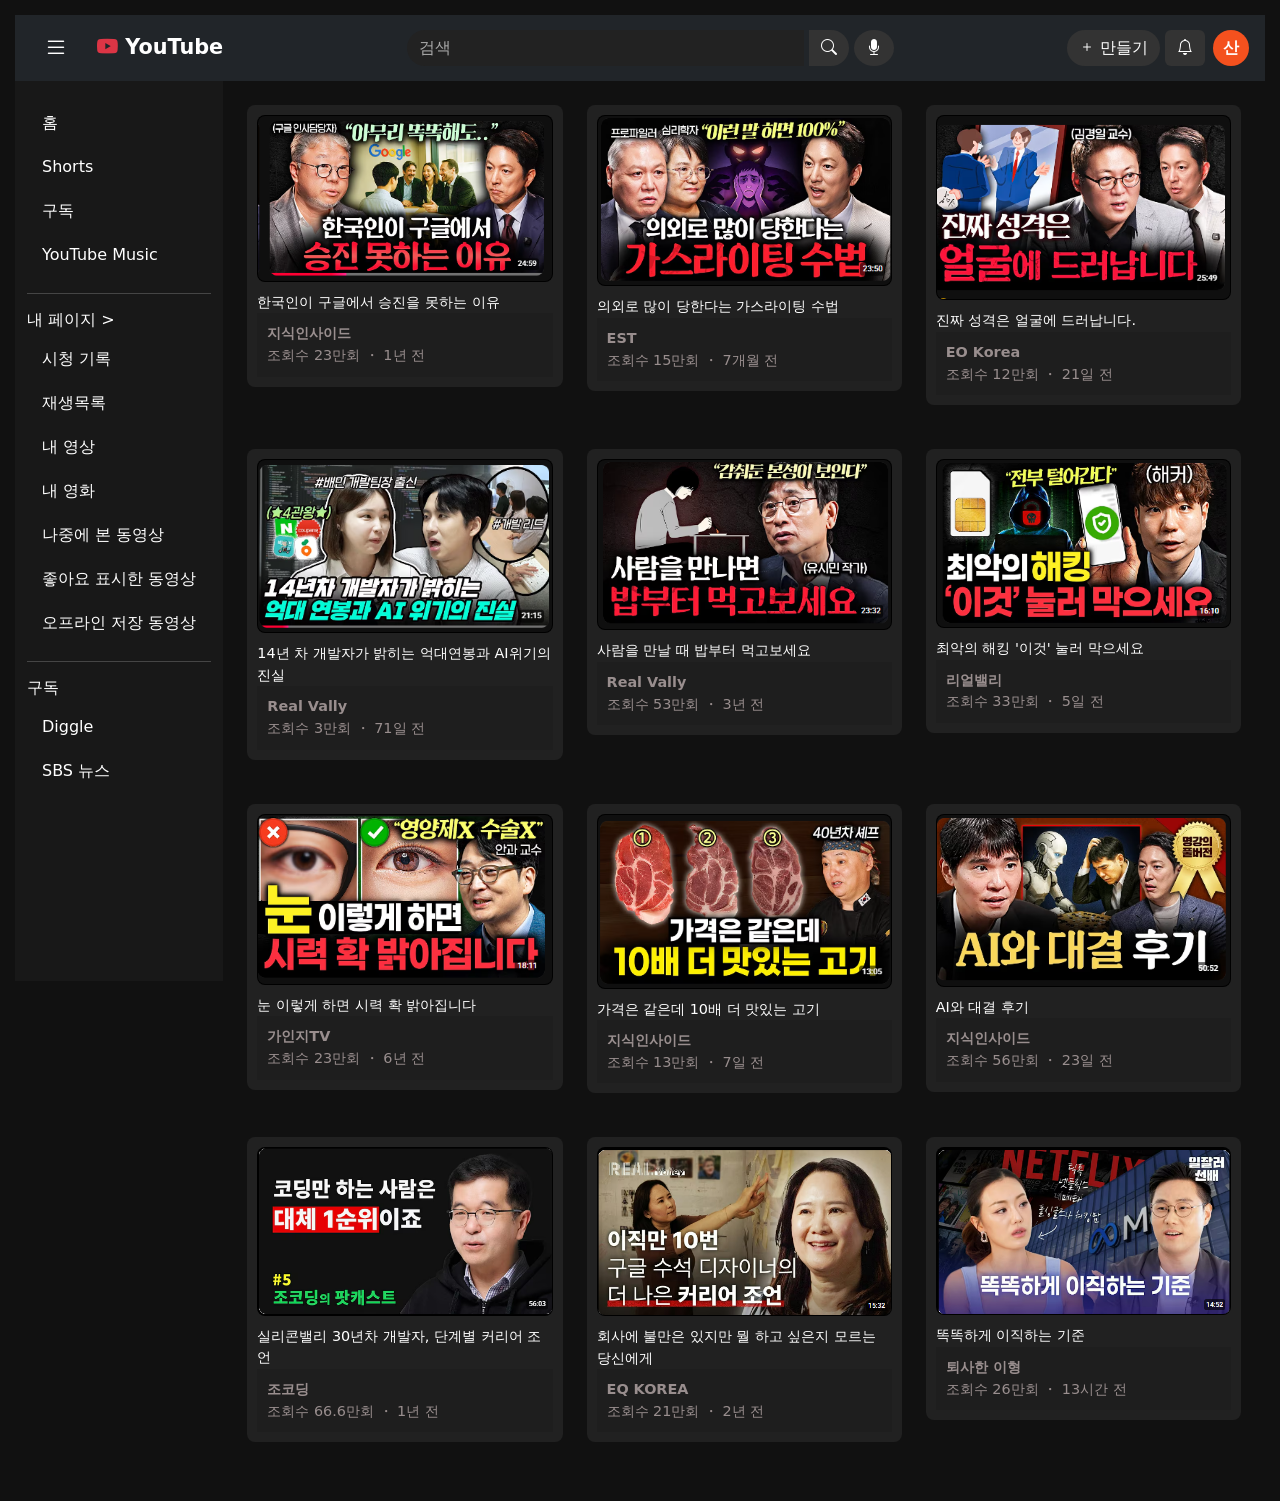
<file: Subscribe(250725).html>
<!DOCTYPE html>
<html lang="ko">
<head>
  <meta charset="UTF-8">
  <meta name="viewport" content="width=device-width, initial-scale=1">
  <title>YouTube Clone</title>
  <link href="https://cdn.jsdelivr.net/npm/bootstrap@5.3.0/dist/css/bootstrap.min.css" rel="stylesheet">
  <link href="https://cdn.jsdelivr.net/npm/bootstrap-icons@1.11.3/font/bootstrap-icons.css" rel="stylesheet">
  <!-- Material Icons 불러오기 -->
  <link href="https://fonts.googleapis.com/icon?family=Material+Icons" rel="stylesheet">
  <link rel="stylesheet" href="css/style.css">
</head>
<body>
<!-- Navbar -->
<nav class="navbar navbar-dark bg-dark px-3">
  <button class="btn text-white" type="button">
    <i class="bi bi-list" style="font-size: 1.5rem;"></i>
  </button>
  <a class="navbar-brand" href="#" onclick="location.reload(); return false;">
    <span class="logo-text ms-3"><i class="bi bi-youtube text-danger"></i> YouTube</span>
  </a>
  <form class="d-flex mx-auto" style="width: 40%;">
    <input class="form-control search-bar rounded-start-pill" type="search" placeholder="검색" aria-label="Search">
    <button class="btn btn-icon rounded-end-pill"><i class="bi bi-search"></i></button>
    <button class="btn btn-icon rounded-circle"><i class="bi bi-mic-fill"></i></button>
  </form>
  <div class="d-flex align-items-center">
    <button class="btn btn-icon rounded-pill"><i class="bi bi-plus"></i> 만들기</button>
    <button class="btn btn-icon"><i class="bi bi-bell"></i></button>
    <div class="profile-circle ms-2">산</div>
  </div>
</nav>
<div class="container-fluid">
  <div class="row">
    <!-- Sidebar -->
    <div class="col-md-2 sidebar">
      <a href="youtube_list.html">홈</a>
      <a href="#">Shorts</a>
      <a href="Subscribe.html">구독</a>
      <a href="#">YouTube Music</a>
      <hr>
      <h6>내 페이지 ></h6>
      <a href="#">시청 기록</a>
      <a href="#">재생목록</a>
      <a href="#">내 영상</a>
      <a href="#">내 영화</a>
      <a href="#">나중에 본 동영상</a>
      <a href="#">좋아요 표시한 동영상</a>
      <a href="#">오프라인 저장 동영상</a>
      <hr>
      <h6>구독</h6>
      <a href="#">Diggle</a>
      <a href="#">SBS 뉴스</a>
    </div>
    <!-- Main Content -->
    <div class="col-md-10 p-4">
      <div class="row row-cols-1 row-cols-md-3 g-4">
        <!-- Video 1 -->
        <div class="col">
          <div class="video-thumbnail">
            <a href="https://youtu.be/bn9nhe7w9xc?si=T8s_Er_8-6cB7BgP" title="한국인이 구글에서 승진을 못하는 이유">
              <img src="img/sub_img.png" class="bg-img" alt="Video Thumbnail">
            </a>
            <div class="video-title">
              <a href="https://youtu.be/bn9nhe7w9xc?si=T8s_Er_8-6cB7BgP" title="한국인이 구글에서 승진을 못하는 이유">한국인이 구글에서 승진을 못하는
                이유</a>
            </div>
            <div class="bottom-bar">
              <strong>지식인사이드</strong> <br/> 조회수 23만회 ・ 1년 전<br>
            </div>
          </div>
        </div>
        <!-- Video 2 -->
        <div class="col">
          <div class="video-thumbnail">
            <a href="https://youtu.be/7olPX1lS7NQ?si=ngd6ooMQJgS9IJdD">
              <img src="img/sub_img2.png" class="bg-img" alt="Video Thumbnail">
            </a>
            <div class="video-title">
              <a href="https://youtu.be/7olPX1lS7NQ?si=ngd6ooMQJgS9IJdD" title="의외로 많이 당한다는 가스라이팅 수법">의외로 많이 당한다는 가스라이팅
                수법
              </a>
            </div>
            <div class="bottom-bar">
              <strong>EST</strong> <br/> 조회수 15만회 ・ 7개월 전<br>
            </div>
          </div>
        </div>
        <!-- Video 3 -->
        <div class="col">
          <div class="video-thumbnail">
            <a href="https://youtu.be/OjJf77CteT8?si=Pn2uNk7TtHz7H2hl">
              <img src="img/sub_img3.png" class="bg-img" alt="Video Thumbnail">
            </a>
            <div class="video-title">
              <a href="https://youtu.be/OjJf77CteT8?si=Pn2uNk7TtHz7H2hl" title="진짜 성격은 얼굴에 드러납니다.">진짜 성격은 얼굴에 드러납니다.
              </a>
            </div>
            <div class="bottom-bar">
              <strong>EO Korea</strong> <br/> 조회수 12만회 ・ 21일 전<br>
            </div>
          </div>
        </div>
        <!-- Video 4 -->
        <div class="col">
          <div class="video-thumbnail">
            <a href="https://youtu.be/T1Yggs0hS70?si=DzP2x3-JQkQKwiXT">
              <img src="img/sub_img4.png" class="bg-img" alt="Video Thumbnail">
            </a>
            <div class="video-title">
              <a href="https://youtu.be/T1Yggs0hS70?si=DzP2x3-JQkQKwiXT" title="14년 차 개발자가 밝히는 억대연봉과 AI 위기의 진실">14년 차
                개발자가 밝히는 억대연봉과 AI위기의 진실
              </a>
            </div>
            <div class="bottom-bar">
              <strong>Real Vally</strong> <br/> 조회수 3만회 ・ 71일 전<br>
            </div>
          </div>
        </div>
        <!-- Video 5 -->
        <div class="col">
          <div class="video-thumbnail">
            <a href="https://youtu.be/1appWVh4-zs?si=-JH8hFjtOOSwgNDh">
              <img src="img/sub_img5.png" class="bg-img" alt="Video Thumbnail">
            </a>
            <div class="video-title">
              <a href="https://youtu.be/1appWVh4-zs?si=-JH8hFjtOOSwgNDh" title="사람을 만날 때 밥부터 먹고보세요">사람을 만날 때 밥부터 먹고보세요
              </a>
            </div>
            <div class="bottom-bar">
              <strong>Real Vally</strong> <br/> 조회수 53만회 ・ 3년 전<br>
            </div>
          </div>
        </div>
        <!-- Video 6 -->
        <div class="col">
          <div class="video-thumbnail">
            <a href="https://youtu.be/Ux7p_L2U7dM?si=zilyT6jHRdqQdyYD">
              <img src="img/sub_img6.png" class="bg-img" alt="Video Thumbnail">
            </a>
            <div class="video-title">
              <a href="https://youtu.be/Ux7p_L2U7dM?si=zilyT6jHRdqQdyYD" title="리얼밸리 살아남으려면 바퀴벌레한테도 배워야 한다">최악의 해킹 '이것'
                눌러 막으세요
              </a>
            </div>
            <div class="bottom-bar">
              <strong>리얼밸리</strong> <br/> 조회수 33만회 ・ 5일 전<br>
            </div>
          </div>
        </div>
        <!-- Video 7 -->
        <div class="col">
          <div class="video-thumbnail">
            <a href="https://youtu.be/Ux7p_L2U7dM?si=zilyT6jHRdqQdyYD">
              <img src="img/sub_img7.png" class="bg-img" alt="Video Thumbnail">
            </a>
            <div class="video-title">
              <a href="https://youtu.be/Ux7p_L2U7dM?si=zilyT6jHRdqQdyYD" title="눈 이렇게 하면 시력 확 밝아집니다">눈 이렇게 하면 시력 확 밝아집니다
              </a>
            </div>
            <div class="bottom-bar">
              <strong>가인지TV</strong> <br/> 조회수 23만회 ・ 6년 전<br>
            </div>
          </div>
        </div>
        <!-- Video 8 -->
        <div class="col">
          <div class="video-thumbnail">
            <a href="https://youtu.be/wxtxSV0eQvk?si=WVKfaqBLf7n6uFhU">
              <img src="img/sub_img8.png" class="bg-img" alt="Video Thumbnail">
            </a>
            <div class="video-title">
              <a href="https://youtu.be/wxtxSV0eQvk?si=WVKfaqBLf7n6uFhU" title="가격은 같은데 10배 더 맛있는 고기">가격은 같은데 10배 더 맛있는
                고기
              </a>
            </div>
            <div class="bottom-bar">
              <strong>지식인사이드</strong> <br/> 조회수 13만회 ・ 7일 전<br>
            </div>
          </div>
        </div>
        <!-- Video 9 -->
        <div class="col">
          <div class="video-thumbnail">
            <a href="https://youtu.be/n03QDI-ByVg?si=iK4fZLhZWvwthXuF">
              <img src="img/sub_img9.png" class="bg-img" alt="Video Thumbnail">
            </a>
            <div class="video-title">
              <a href="https://youtu.be/n03QDI-ByVg?si=iK4fZLhZWvwthXuF" title="AI와 대결 후기">AI와 대결 후기
              </a>
            </div>
            <div class="bottom-bar">
              <strong>지식인사이드</strong> <br/> 조회수 56만회 ・ 23일 전<br>
            </div>
          </div>
        </div>
        <!-- Video 10 -->
        <div class="col">
          <div class="video-thumbnail">
            <a href="https://www.youtube.com/watch?v=6QT6SMPwFXk">
              <img src="img/sub_img10.png" class="bg-img" alt="Video Thumbnail">
            </a>
            <div class="video-title">
              <a href="https://www.youtube.com/watch?v=6QT6SMPwFXk"
                 title="실리콘밸리 30년차 개발자, 단계별 커리어 조언, AI 시대의 개발자 | 조코딩의 팟캐스트 #5">
                실리콘밸리 30년차 개발자, 단계별 커리어 조언
              </a>
            </div>
            <div class="bottom-bar">
              <strong>조코딩</strong> <br/> 조회수 66.6만회 ・ 1년 전<br>
            </div>
          </div>
        </div>
        <!-- Video 11 -->
        <div class="col">
          <div class="video-thumbnail">
            <img src="img/sub_img11.png" class="bg-img" alt="Video Thumbnail">
            <div class="video-title">
              <a href="https://www.youtube.com/watch?v=iT3X2vMvqHE"
                 title="회사에 불만은 있지만 뭘 하고 싶은지 모르는 당신에게 I 구글 UX 리드 김은주">회사에 불만은 있지만 뭘 하고 싶은지 모르는 당신에게
              </a>
            </div>
            <div class="bottom-bar">
              <strong>EQ KOREA</strong> <br/> 조회수 21만회 ・ 2년 전<br>
            </div>
          </div>
        </div>
        <!-- Video 12 -->
        <div class="col">
          <div class="video-thumbnail">
            <img src="img/sub_img12.png" class="bg-img" alt="Video Thumbnail">
            <div class="video-title">
              <a href="https://www.youtube.com/watch?v=HcTG64Nxj5A" title="똑똑하게 이직하는 기준">똑똑하게 이직하는 기준
              </a>
            </div>
            <div class="bottom-bar">
              <strong>퇴사한 이형</strong> <br/> 조회수 26만회 ・ 13시간 전<br>
            </div>
          </div>
        </div>
      </div>
    </div>
  </div>
</div>
</body>
</html>
</file>
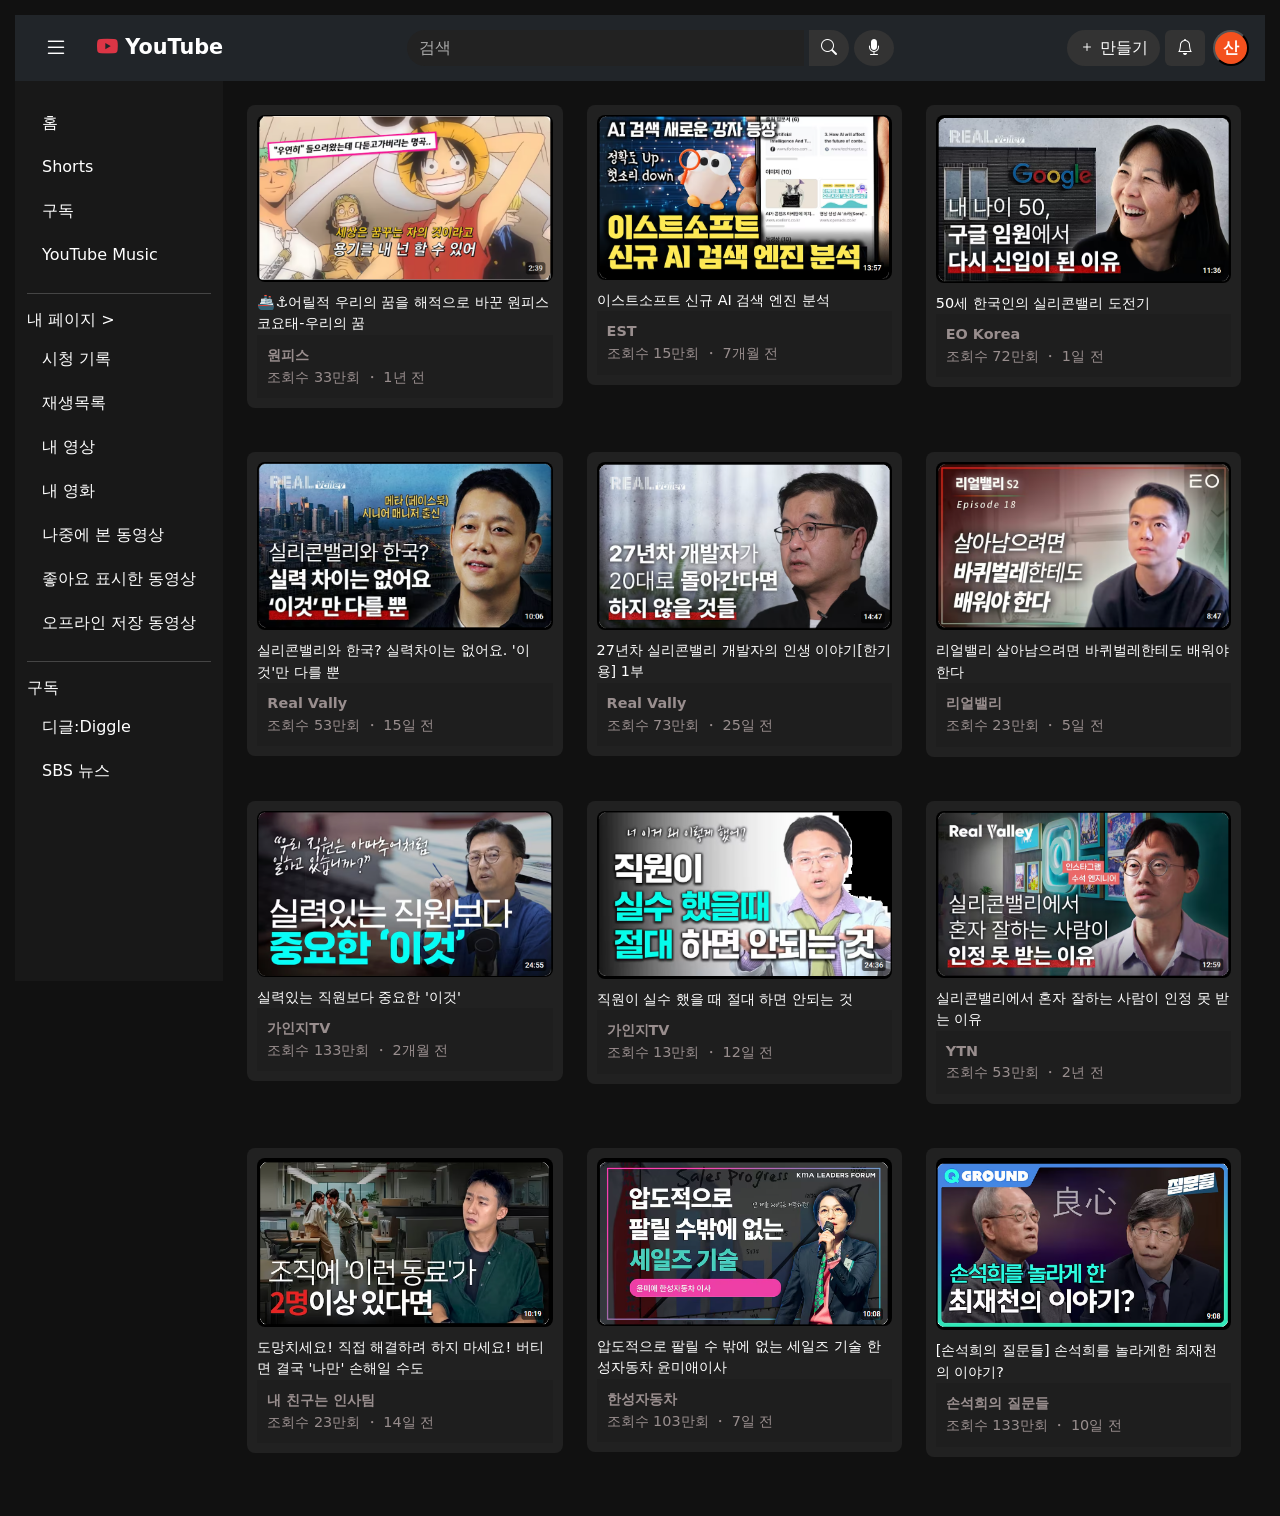
<file: youtube_list(250725).html>
<!DOCTYPE html>
<html lang="ko">
<head>
  <meta charset="UTF-8">
  <meta name="viewport" content="width=device-width, initial-scale=1">
  <title>YouTube Clone</title>
  <link href="https://cdn.jsdelivr.net/npm/bootstrap@5.3.0/dist/css/bootstrap.min.css" rel="stylesheet">
  <link href="https://cdn.jsdelivr.net/npm/bootstrap-icons@1.11.3/font/bootstrap-icons.css" rel="stylesheet">
  <link href="https://fonts.googleapis.com/icon?family=Material+Icons" rel="stylesheet">
  <script src="https://cdn.jsdelivr.net/npm/bootstrap@5.3.3/dist/js/bootstrap.bundle.min.js"></script>
  <link rel="stylesheet" href="css/style.css">
</head>
<body>
<!-- Navbar -->
<nav class="navbar navbar-dark bg-dark px-3">
  <button class="btn text-white" type="button">
    <i class="bi bi-list" style="font-size: 1.5rem;"></i>
  </button>
  <a class="navbar-brand" href="#" onclick="location.reload(); return false;">
    <span class="logo-text ms-3"><i class="bi bi-youtube text-danger"></i> YouTube</span>
  </a>
  <form class="d-flex mx-auto" style="width: 40%;">
    <input class="form-control search-bar rounded-start-pill" type="search" placeholder="검색" aria-label="Search">
    <button class="btn btn-icon rounded-end-pill"><i class="bi bi-search"></i></button>
    <button class="btn btn-icon rounded-circle"><i class="bi bi-mic-fill"></i></button>
  </form>
  <div class="d-flex align-items-center">
    <button class="btn btn-icon rounded-pill"><i class="bi bi-plus"></i> 만들기</button>
    <button class="btn btn-icon"><i class="bi bi-bell"></i></button>
    <div class="">
      <button class="profile-circle ms-2" type="button" data-bs-toggle="dropdown" aria-expanded="false">
        산
      </button>
      <ul class="dropdown-menu dropdown-menu-dark dropdown-menu-end text-small">
        <li><h6 class="dropdown-header">milestone7712@gmail.com</h6></li>
        <li><a class="dropdown-item" href="#">채널 만들기</a></li>
        <li>
          <hr class="dropdown-divider">
        </li>
        <li><a class="dropdown-item" href="#">Google 계정</a></li>
        <li><a class="dropdown-item" href="#">계정 전환</a></li>
        <li><a class="dropdown-item" href="#">로그아웃</a></li>
        <li>
          <hr class="dropdown-divider">
        </li>
        <li><a class="dropdown-item" href="#">YouTube 스튜디오</a></li>
        <li><a class="dropdown-item" href="#">구매 항목 및 멤버십</a></li>
        <li>
          <hr class="dropdown-divider">
        </li>
        <li><a class="dropdown-item" href="#">YouTube의 내 데이터</a></li>
        <li><a class="dropdown-item" href="#">디자인:기기 테마</a></li>
        <li><a class="dropdown-item" href="#">언어:한국어</a></li>
        <li><a class="dropdown-item" href="#">제한모드:사용 안함</a></li>
        <li><a class="dropdown-item" href="#">위치:한국</a></li>
        <li><a class="dropdown-item" href="#">단축키</a></li>
        <li>
          <hr class="dropdown-divider">
        </li>
        <li><a class="dropdown-item" href="#">설정</a></li>
        <li><a class="dropdown-item" href="#">고객센터</a></li>
        <li><a class="dropdown-item" href="#">의견 보내기</a></li>
      </ul>
    </div>
  </div>
</nav>
<div class="container-fluid">
  <div class="row">
    <!-- Sidebar -->
    <div class="col-md-2 sidebar">
      <a href="youtube_list.html" onclick="window.scrollTo({ top: 0, behavior: 'smooth' }); return false;">홈</a>
      <a href="#">Shorts</a>
      <a href="Subscribe.html">구독</a>
      <a href="#">YouTube Music</a>
      <hr>
      <h6>내 페이지 ></h6>
      <a href="#">시청 기록</a>
      <a href="#">재생목록</a>
      <a href="#">내 영상</a>
      <a href="#">내 영화</a>
      <a href="#">나중에 본 동영상</a>
      <a href="#">좋아요 표시한 동영상</a>
      <a href="#">오프라인 저장 동영상</a>
      <hr>
      <h6>구독</h6>
      <a href="#">디글:Diggle</a>
      <a href="#">SBS 뉴스</a>
    </div>
    <!-- Main Content -->
    <div class="col-md-10 p-4">
      <div class="row row-cols-1 row-cols-md-3 g-4">
        <!-- Video 1 -->
        <div class="col">
          <div class="video-thumbnail">
            <a href="https://youtu.be/Ux7p_L2U7dM?si=zilyT6jHRdqQdyYD">
              <img src="img/image7.png" class="bg-img" alt="Video Thumbnail">
            </a>
            <div class="video-title">
              <a href="https://youtu.be/Ux7p_L2U7dM?si=zilyT6jHRdqQdyYD" title="🚢⚓어릴적 우리의 꿈을 해적으로 바꾼 원피스 코요태-우리의 꿈">🚢⚓어릴적
                우리의 꿈을 해적으로 바꾼 원피스
                코요태-우리의 꿈</a>
            </div>
            <div class="bottom-bar">
              <strong>원피스</strong> <br/> 조회수 33만회 ・ 1년 전<br>
            </div>
          </div>
        </div>
        <!-- Video 2 -->
        <div class="col">
          <div class="video-thumbnail">
            <a href="https://youtu.be/7olPX1lS7NQ?si=ngd6ooMQJgS9IJdD">
              <img src="img/image8.png" class="bg-img" alt="Video Thumbnail">
            </a>
            <div class="video-title">
              <a href="https://youtu.be/7olPX1lS7NQ?si=ngd6ooMQJgS9IJdD" title="이스트소프트 신규 AI 검색 엔진 분석">이스트소프트 신규 AI 검색
                엔진 분석
              </a>
            </div>
            <div class="bottom-bar">
              <strong>EST</strong> <br/> 조회수 15만회 ・ 7개월 전<br>
            </div>
          </div>
        </div>
        <!-- Video 3 -->
        <div class="col">
          <div class="video-thumbnail">
            <a href="https://www.youtube.com/watch?v=CcWIwaCy5dE">
              <img src="img/image1.png" class="bg-img" alt="Video Thumbnail">
            </a>
            <div class="video-title">
              <a href="https://www.youtube.com/watch?v=CcWIwaCy5dE" title="50세 한국인의 실리콘밸리 도전기">50세 한국인의 실리콘밸리 도전기
              </a>
            </div>
            <div class="bottom-bar">
              <strong>EO Korea</strong> <br/> 조회수 72만회 ・ 1일 전<br>
            </div>
          </div>
        </div>
        <!-- Video 4 -->
        <div class="col">
          <div class="video-thumbnail">
            <a href="https://youtu.be/RWb1EHmZBHg?si=Iui7hE9UECKsdHvl" title="5실리콘밸리와 한국? 실력차이는 없어요. '이것'만 다를 뿐">
              <img src="img/image2.png" class="bg-img" alt="Video Thumbnail">
            </a>
            <div class="video-title">
              <a href="https://youtu.be/RWb1EHmZBHg?si=Iui7hE9UECKsdHvl" title="5실리콘밸리와 한국? 실력차이는 없어요. '이것'만 다를 뿐">실리콘밸리와
                한국? 실력차이는 없어요. '이것'만 다를 뿐
              </a>
            </div>
            <div class="bottom-bar">
              <strong>Real Vally</strong> <br/> 조회수 53만회 ・ 15일 전<br>
            </div>
          </div>
        </div>
        <!-- Video 5 -->
        <div class="col">
          <div class="video-thumbnail">
            <a href="https://youtu.be/c-p1r7nispQ?si=fdvn3NuG5lPBSbKC" title="27년차 실리콘밸리 개발자의 인생 이야기[한기용] 1부">
              <img src="img/image3.png" class="bg-img" alt="Video Thumbnail">
            </a>
            <div class="video-title">
              <a href="https://youtu.be/c-p1r7nispQ?si=fdvn3NuG5lPBSbKC" title="27년차 실리콘밸리 개발자의 인생 이야기[한기용] 1부">27년차
                실리콘밸리 개발자의 인생 이야기[한기용] 1부
              </a>
            </div>
            <div class="bottom-bar">
              <strong>Real Vally</strong> <br/> 조회수 73만회 ・ 25일 전<br>
            </div>
          </div>
        </div>
        <!-- Video 6 -->
        <div class="col">
          <div class="video-thumbnail">
            <a href="https://youtu.be/Ux7p_L2U7dM?si=zilyT6jHRdqQdyYD" title="리얼밸리 살아남으려면 바퀴벌레한테도 배워야 한다">
              <img src="img/image4.png" class="bg-img" alt="Video Thumbnail">
            </a>
            <div class="video-title">
              <a href="https://youtu.be/Ux7p_L2U7dM?si=zilyT6jHRdqQdyYD" title="리얼밸리 살아남으려면 바퀴벌레한테도 배워야 한다">리얼밸리 살아남으려면
                바퀴벌레한테도 배워야 한다
              </a>
            </div>
            <div class="bottom-bar">
              <strong>리얼밸리</strong> <br/> 조회수 23만회 ・ 5일 전<br>
            </div>
          </div>
        </div>
        <!-- Video 7 -->
        <div class="col">
          <div class="video-thumbnail">
            <a href="https://youtu.be/Ux7p_L2U7dM?si=zilyT6jHRdqQdyYD" title="실력있는 직원보다 중요한 '이것'">
              <img src="img/image5.png" class="bg-img" alt="Video Thumbnail">
            </a>
            <div class="video-title">
              <a href="https://youtu.be/Ux7p_L2U7dM?si=zilyT6jHRdqQdyYD" title="실력있는 직원보다 중요한 '이것'">실력있는 직원보다 중요한 '이것'
              </a>
            </div>
            <div class="bottom-bar">
              <strong>가인지TV</strong> <br/> 조회수 133만회 ・ 2개월 전<br>
            </div>
          </div>
        </div>
        <!-- Video 8 -->
        <div class="col">
          <div class="video-thumbnail">
            <a href="https://youtu.be/Ux7p_L2U7dM?si=zilyT6jHRdqQdyYD" title="직원이 실수 했을 때 절대 하면 안되는 것">
              <img src="img/image6.png" class="bg-img" alt="Video Thumbnail">
            </a>
            <div class="video-title">
              <a href="https://youtu.be/Ux7p_L2U7dM?si=zilyT6jHRdqQdyYD" title="직원이 실수 했을 때 절대 하면 안되는 것">직원이 실수 했을 때 절대
                하면 안되는 것
              </a>
            </div>
            <div class="bottom-bar">
              <strong>가인지TV</strong> <br/> 조회수 13만회 ・ 12일 전<br>
            </div>
          </div>
        </div>
        <!-- Video 9 -->
        <div class="col">
          <div class="video-thumbnail">
            <a href="https://youtu.be/dFesH3lCO1k?si=XiDQlJ7gf57HguLK" title="실리콘밸리에서 혼자 잘하는 사람이 인정 못 받는 이유">
              <img src="img/image9.png" class="bg-img" alt="Video Thumbnail">
            </a>
            <div class="video-title">
              <a href="https://youtu.be/dFesH3lCO1k?si=XiDQlJ7gf57HguLK" title="실리콘밸리에서 혼자 잘하는 사람이 인정 못 받는 이유">실리콘밸리에서
                혼자 잘하는 사람이 인정 못 받는 이유
              </a>
            </div>
            <div class="bottom-bar">
              <strong>YTN</strong> <br/> 조회수 53만회 ・ 2년 전<br>
            </div>
          </div>
        </div>
        <!-- Video 10 -->
        <div class="col">
          <div class="video-thumbnail">
            <a href="https://youtu.be/HBrJBeH5YmA?si=WMsTiMmkov0SWKeM" title="도망치세요! 직접 해결하려 하지 마세요! 버티면 결국 '나만' 손해일 수도">
              <img src="img/image10.png" class="bg-img" alt="Video Thumbnail">
            </a>

            <div class="video-title">
              <a href="https://youtu.be/HBrJBeH5YmA?si=WMsTiMmkov0SWKeM"
                 title="도망치세요! 직접 해결하려 하지 마세요! 버티면 결국 '나만' 손해일 수도">도망치세요! 직접 해결하려 하지 마세요! 버티면 결국 '나만' 손해일 수도
              </a>
            </div>
            <div class="bottom-bar">
              <strong>내 친구는 인사팀</strong> <br/> 조회수 23만회 ・ 14일 전<br>
            </div>
          </div>
        </div>
        <!-- Video 11 -->
        <div class="col">
          <div class="video-thumbnail">
            <a href="https://youtu.be/czaIXR0dYQM?si=mCv6GF1BZqhhh2dY" title="어떻게 압도적으로 팔 것인가">
              <img src="img/image11.png" class="bg-img" alt="Video Thumbnail">
            </a>

            <div class="video-title">
              <a href="https://youtu.be/czaIXR0dYQM?si=mCv6GF1BZqhhh2dY" title="어떻게 압도적으로 팔 것인가">압도적으로 팔릴 수 밖에 없는 세일즈 기술
                한성자동차 윤미애이사
              </a>
            </div>
            <div class="bottom-bar">
              <strong>한성자동차</strong> <br/> 조회수 103만회 ・ 7일 전<br>
            </div>
          </div>
        </div>
        <!-- Video 12 -->
        <div class="col">
          <div class="video-thumbnail">
            <a href="https://youtu.be/8zzNBLj_FPM?si=hNZVNzmXEijJvdao" title="[손석희의 질문들] 손석희를 놀라게한 최재천의 이야기?">
              <img src="img/image12.png" class="bg-img" alt="Video Thumbnail">
            </a>
            <div class="video-title">
              <a href="https://youtu.be/8zzNBLj_FPM?si=hNZVNzmXEijJvdao" title="[손석희의 질문들] 손석희를 놀라게한 최재천의 이야기?">[손석희의
                질문들] 손석희를 놀라게한 최재천의 이야기?
              </a>
            </div>
            <div class="bottom-bar">
              <strong>손석희의 질문들</strong> <br/> 조회수 133만회 ・ 10일 전<br>
            </div>
          </div>
        </div>
      </div>
    </div>
  </div>
</div>
</body>
</html>
</file>
<file: css/style.css>
/*! HTML5 Boilerplate v9.0.1 | MIT License | https://html5boilerplate.com/ */

/* main.css 3.0.0 | MIT License | https://github.com/h5bp/main.css#readme */
/*
 * What follows is the result of much research on cross-browser styling.
 * Credit left inline and big thanks to Nicolas Gallagher, Jonathan Neal,
 * Kroc Camen, and the H5BP dev community and team.
 */

/* ==========================================================================
   Base styles: opinionated defaults
   ========================================================================== */

html {
  color: #222;
  font-size: 1em;
  line-height: 1.4;
}

/*
 * Remove text-shadow in selection highlight:
 * https://twitter.com/miketaylr/status/12228805301
 *
 * Customize the background color to match your design.
 */

::-moz-selection {
  background: #b3d4fc;
  text-shadow: none;
}

::selection {
  background: #b3d4fc;
  text-shadow: none;
}

/*
 * A better looking default horizontal rule
 */

hr {
  display: block;
  height: 1px;
  border: 0;
  border-top: 1px solid #ccc;
  margin: 1em 0;
  padding: 0;
}

/*
 * Remove the gap between audio, canvas, iframes,
 * images, videos and the bottom of their containers:
 * https://github.com/h5bp/html5-boilerplate/issues/440
 */

audio,
canvas,
iframe,
img,
svg,
video {
  vertical-align: middle;
}

/*
 * Remove default fieldset styles.
 */

fieldset {
  border: 0;
  margin: 0;
  padding: 0;
}

/*
 * Allow only vertical resizing of textareas.
 */

textarea {
  resize: vertical;
}

/* ==========================================================================
   Author's custom styles
   ========================================================================== */

/* ==========================================================================
   Helper classes
   ========================================================================== */

/*
 * Hide visually and from screen readers
 */

.hidden,
[hidden] {
  display: none !important;
}

/*
 * Hide only visually, but have it available for screen readers:
 * https://snook.ca/archives/html_and_css/hiding-content-for-accessibility
 *
 * 1. For long content, line feeds are not interpreted as spaces and small width
 *    causes content to wrap 1 word per line:
 *    https://medium.com/@jessebeach/beware-smushed-off-screen-accessible-text-5952a4c2cbfe
 */

.visually-hidden {
  border: 0;
  clip: rect(0, 0, 0, 0);
  height: 1px;
  margin: -1px;
  overflow: hidden;
  padding: 0;
  position: absolute;
  white-space: nowrap;
  width: 1px;
  /* 1 */
}

/*
 * Extends the .visually-hidden class to allow the element
 * to be focusable when navigated to via the keyboard:
 * https://www.drupal.org/node/897638
 */

.visually-hidden.focusable:active,
.visually-hidden.focusable:focus {
  clip: auto;
  height: auto;
  margin: 0;
  overflow: visible;
  position: static;
  white-space: inherit;
  width: auto;
}

/*
 * Hide visually and from screen readers, but maintain layout
 */

.invisible {
  visibility: hidden;
}

/*
 * Clearfix: contain floats
 *
 * The use of `table` rather than `block` is only necessary if using
 * `::before` to contain the top-margins of child elements.
 */

.clearfix::before,
.clearfix::after {
  content: "";
  display: table;
}

.clearfix::after {
  clear: both;
}

/* ==========================================================================
   EXAMPLE Media Queries for Responsive Design.
   These examples override the primary ('mobile first') styles.
   Modify as content requires.
   ========================================================================== */

@media only screen and (min-width: 35em) {
  /* Style adjustments for viewports that meet the condition */
}

@media print,
(-webkit-min-device-pixel-ratio: 1.25),
(min-resolution: 1.25dppx),
(min-resolution: 120dpi) {
  /* Style adjustments for high resolution devices */
}

/* ==========================================================================
   Print styles.
   Inlined to avoid the additional HTTP request:
   https://www.phpied.com/delay-loading-your-print-css/
   ========================================================================== */

@media print {
  *,
  *::before,
  *::after {
    background: #fff !important;
    color: #000 !important;
    /* Black prints faster */
    box-shadow: none !important;
    text-shadow: none !important;
  }

  a,
  a:visited {
    text-decoration: underline;
  }

  a[href]::after {
    content: " (" attr(href) ")";
  }

  abbr[title]::after {
    content: " (" attr(title) ")";
  }

  /*
   * Don't show links that are fragment identifiers,
   * or use the `javascript:` pseudo protocol
   */
  a[href^="#"]::after,
  a[href^="javascript:"]::after {
    content: "";
  }

  pre {
    white-space: pre-wrap !important;
  }

  pre,
  blockquote {
    border: 1px solid #999;
    page-break-inside: avoid;
  }

  tr,
  img {
    page-break-inside: avoid;
  }

  p,
  h2,
  h3 {
    orphans: 3;
    widows: 3;
  }

  h2,
  h3 {
    page-break-after: avoid;
  }
}

body {
  background-color: #121212;
  color: white;
}

.sidebar {
  background-color: #181818;
  height: 100vh;
  padding-top: 20px;
}

.sidebar a {
  color: white;
  display: block;
  padding: 10px 15px;
  text-decoration: none;
}

.sidebar a:hover {
  background-color: #383838;
}

.video-thumbnail {
  background-color: #212121;
  padding: 10px;
  border-radius: 8px;
  margin-bottom: 20px;
}

.video-thumbnail img {
  width: 100%;
  border-radius: 8px;
}

.video-title {
  font-size: 0.9rem;
  margin-top: 10px;
}

.bg-img {
  background-color: #000; /* ��� �� */
  padding: 1px; /* ����� ���̵��� ���� �� */
}

.no-underline {
  text-decoration: none;
}

a {
  color: #ffffff;
  text-decoration: none;
}

a:hover {
  color: #1a73e8;
  text-decoration: underline;
}

.bottom-bar {
  background-color: #1e1e1e;
  color: rgb(153, 142, 142);
  padding: 10px;
  font-size: 0.9rem;
}

.navbar-custom {
  background-color: #121212;
}

.search-bar {
  background-color: #222;
  border: none;
  color: white;
}

.search-bar::placeholder {
  color: #aaa;
}

.btn-icon {
  background-color: #333;
  border: none;
  color: white;
  margin-left: 5px;
}

.profile-circle {
  background-color: #f4511e;
  color: white;
  width: 36px;
  height: 36px;
  border-radius: 50%;
  display: flex;
  align-items: center;
  justify-content: center;
  font-weight: bold;
  font-size: 1rem;
}

.logo-text {
  font-weight: bold;
  font-size: 1.3rem;
  color: white;
}

.video-thumbnail {
  position: relative;
  overflow: hidden; /* �̹��� Ȯ�� �� ��ġ�� �κ� ���� ó�� �� �Ǿ����� */
  border-radius: 8px; /* �𼭸� �ձ۰� ó��, ����� */
  transition: transform 0.3s ease, box-shadow 0.3s ease; /* �ε巯�� �ִϸ��̼� */
  cursor: pointer; /* Ŭ�� ������ UI���� �Ͻ� */
}

.video-thumbnail:hover {
  transform: translateY(-8px) scale(1.05); /* ��¦ ���� �������鼭 Ȯ�� */
  box-shadow: 0 12px 24px rgba(0, 0, 0, 0.3); /* �ڿ������� �׸��� */
}

.video-thumbnail img.bg-img {
  width: 100%;
  height: auto;
  display: block; /* �ζ��� ���� ���� ���� */
  transition: transform 0.3s ease; /* �̹��� Ȯ�� �ε巴�� */
}

.video-thumbnail:hover img.bg-img {
  transform: scale(1.1); /* ȣ�� �� �̹��� Ȯ�� */
}

.dropdown-menu {
  min-width: 250px;
}

.dropdown-menu-dark .dropdown-item:hover {
  background-color: #333;
}
body {
      background-color: #111;
      color: white;
      margin: 15px;

    }
    .video-section iframe {
      width: 100%;
      height: 480px;
      border: none;
    }
    .sidebar .card {
      background-color: #222;
      color: white;
      margin-bottom: 10px;
    }
    .comment-box {
      background-color: #1a1a1a;
      padding: 15px;
      border-radius: 5px;
      margin-top: 20px;
    }
    .navbar {
      background-color: #000;
    }
   .channel-profile {
      width: 48px;
      height: 48px;
      border-radius: 50%;
      object-fit: cover;
    }

    .channel-name {
      font-weight: 600;
    }

    .subscribe-btn {
      background-color: #0f0f0f;
      color: #fff;
      border: none;
      border-radius: 999px;
      padding: 6px 16px;
      font-weight: 500;
    }

    .subscribe-btn:hover {
      background-color: #272727;
    }

    .verified-badge {
      color: #aaa;
      font-size: 14px;
    }

    .subscriber-count {
      font-size: 0.9rem;
      color: #aaa;
    }
    .channel-box {
      display: flex;
      align-items: center;
      justify-content: space-between;
      flex-wrap: wrap;
      gap: 1rem;
    }

    .channel-info {
      display: flex;
      align-items: center;
      gap: 1rem;
    }

    .channel-profile {
      width: 48px;
      height: 48px;
      border-radius: 50%;
      object-fit: cover;
    }

    .channel-meta {
      display: flex;
      flex-direction: column;
      font-size: 0.95rem;
    }

    .channel-meta .name {
      font-weight: 600;
    }

    .channel-meta .subscribers {
      color: #aaa;
      font-size: 0.85rem;
    }

    .btn-subscribe {
      background-color: #0f0f0f;
      color: #fff;
      border: none;
      padding: 6px 16px;
      border-radius: 999px;
    }

    .btn-subscribe:hover {
      background-color: #222;
    }

    .btn-group-small .btn {
      font-size: 0.9rem;
      padding: 6px 12px;
      border-radius: 999px;
    }

    .product {
      background-color: #1e1e1e;
      padding: 10px;
      border-radius: 8px;
      display: flex;
      gap: 12px;
      margin: 10px 0;
      align-items: center;
    }

    .product img {
      width: 100px;
      height: auto;
      border-radius: 4px;
    }

    .product-info {
      flex-grow: 1;
    }

    .timestamp {
      display: block;
      margin: 6px 0;
    }

    ul {
      padding-left: 20px;
    }

    .footer {
      color: #666;
      font-size: 0.9rem;
      margin-top: 40px;
    }
    .video-wrapper {
      position: relative;
      width: 100%;
      padding-top: 75%; /* 4:3 ���� ���� ���� */
    }

    .video-wrapper iframe {
      position: absolute;
      top: 0;
      left: 0;
      width: 100%;
      height: 100%;
    }
       /* ���̵� �޴� �⺻ ���� */
       #sidebar {
         position: fixed;
         top: 0;
         left: 0;
         width: 250px;
         height: 100%;
         background-color: #212529;
         color: white;
         transform: translateX(-100%);
         transition: transform 0.3s ease-in-out;
         z-index: 9999;
         padding: 1rem;
       }

       /* ������ �� ���� */
       #sidebar.active {
         transform: translateX(0);
       }

       #menuToggleBtn {
         margin: 1rem;
       }


      /* �޴� �׸� �⺻ ��Ÿ�� */
      .dropdown-menu a {
        display: flex !important;
        align-items: center !important;
        padding: 10px 20px !important;
        color: #ccc !important;
        font-size: 14px !important;
        text-decoration: none !important;
        gap: 12px !important; /* �����ܰ� �ؽ�Ʈ ���� ���� */
        transition: background-color 0.2s ease-in-out !important;

        /* �Ʒ��� �� �׸� �� ���� */
        margin-bottom: 8px !important;
      }

      /* ������ �׸��� �Ʒ� ���� ���� */
      .dropdown-menu a:last-child {
        margin-bottom: 0 !important;
      }

      .channel-icon {
        width: 24px;
        height: 24px;
        border-radius: 50%;  /* ���׶� ������ ���� */
        vertical-align: middle;
        margin-right: 6px;
      }
</file>
